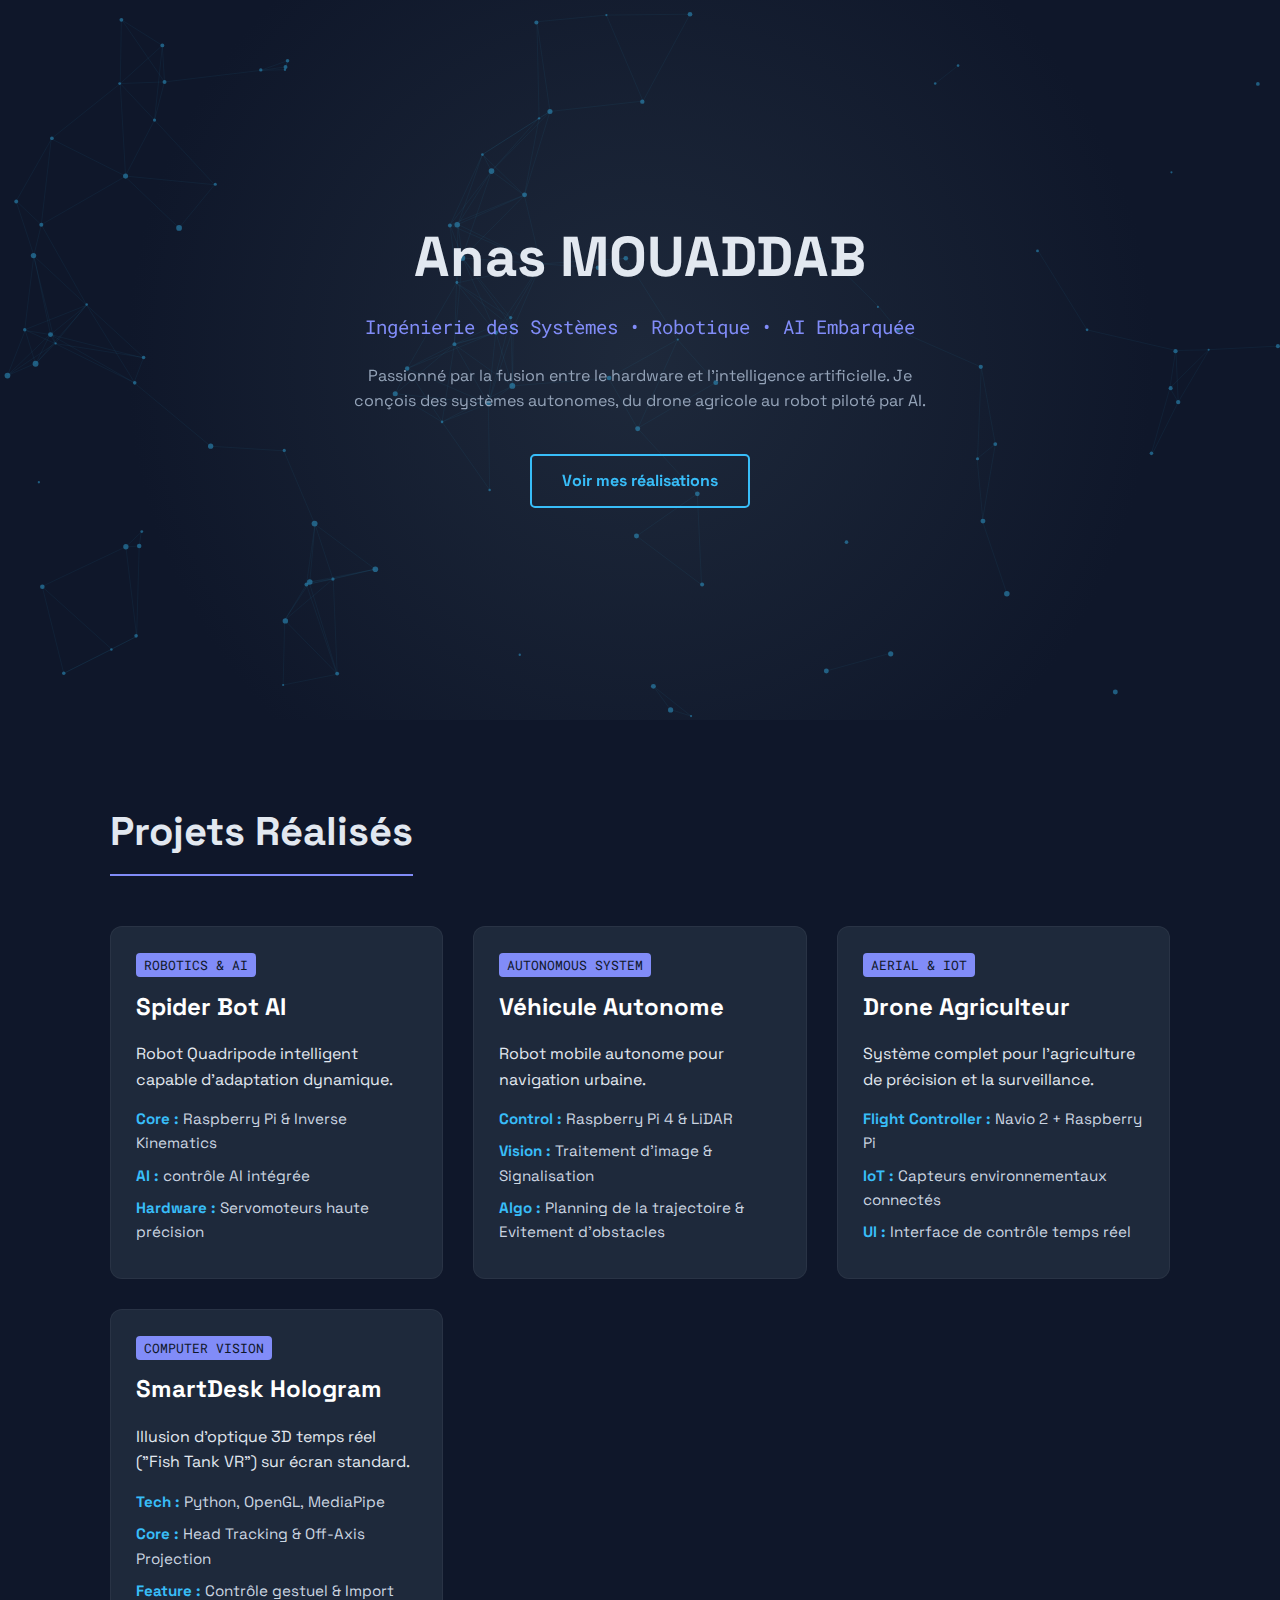
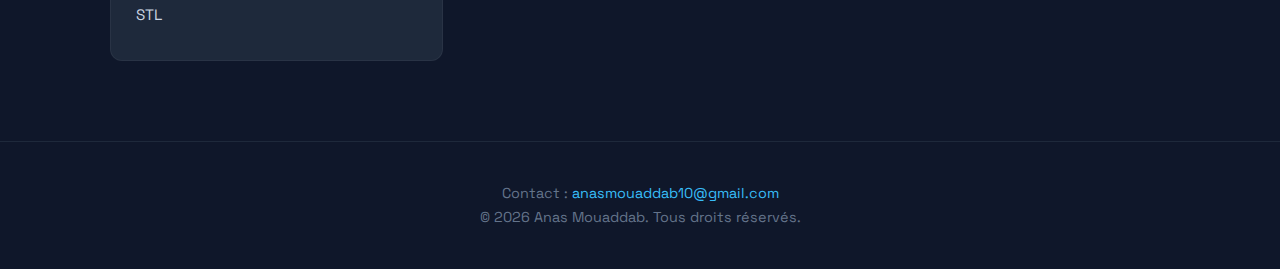
<file: index.html>
<!DOCTYPE html>
<html lang="fr">
<head>
    <meta charset="UTF-8">
    <meta name="viewport" content="width=device-width, initial-scale=1.0">
    <title>Portfolio | Anas MOUADDAB</title>
    <link rel="stylesheet" href="style.css">
    <link href="https://fonts.googleapis.com/css2?family=Roboto+Mono:wght@400;700&family=Space+Grotesk:wght@300;600&display=swap" rel="stylesheet">
</head>
<body>

    <header class="hero">
        <canvas id="neuro-canvas"></canvas>
        <div class="container">
            <h1>Anas MOUADDAB</span></h1>
            <p class="subtitle">Ingénierie des Systèmes • Robotique • AI Embarquée</p>
            <p class="bio">Passionné par la fusion entre le hardware et l'intelligence artificielle. Je conçois des systèmes autonomes, du drone agricole au robot piloté par AI.</p>
            <a href="#projets" class="btn">Voir mes réalisations</a>
        </div>
    </header>

    <section id="projets">
        <div class="container">
            <h2 class="section-title">Projets Réalisés</h2>
            
            <div class="projects-grid">

                <a href="spiderbot.html" style="text-decoration: none; color: inherit; display: block;">
                <div class="card">
                    <div class="card-header">
                        <span class="tag">Robotics & AI</span>
                        <h3>Spider Bot AI</h3>
                    </div>
                    <div class="card-body">
                        <p>Robot Quadripode intelligent capable d'adaptation dynamique.</p>
                        <ul>
                            <li><strong>Core :</strong> Raspberry Pi & Inverse Kinematics</li>
                            <li><strong>AI :</strong> contrôle AI intégrée</li>
                            <li><strong>Hardware :</strong> Servomoteurs haute précision</li>
                        </ul>
                    </div>
                </div>
                </a>

                <a href="vehicule.html" style="text-decoration: none; color: inherit; display: block;">
                <div class="card">
                    <div class="card-header">
                        <span class="tag">Autonomous System</span>
                        <h3>Véhicule Autonome</h3>
                    </div>
                    <div class="card-body">
                        <p>Robot mobile autonome pour navigation urbaine.</p>
                        <ul>
                            <li><strong>Control :</strong> Raspberry Pi 4 & LiDAR</li>
                            <li><strong>Vision :</strong> Traitement d'image & Signalisation</li>
                            <li><strong>Algo :</strong> Planning de la trajectoire & Evitement d'obstacles</li>
                        </ul>
                    </div>
                </div>
                </a>

                <a href="drone.html" style="text-decoration: none; color: inherit; display: block;">
                <div class="card">
                    <div class="card-header">
                        <span class="tag">Aerial & IoT</span>
                        <h3>Drone Agriculteur</h3>
                    </div>
                    <div class="card-body">
                        <p>Système complet pour l'agriculture de précision et la surveillance.</p>
                        <ul>
                            <li><strong>Flight Controller :</strong> Navio 2 + Raspberry Pi</li>
                            <li><strong>IoT :</strong> Capteurs environnementaux connectés</li>
                            <li><strong>UI :</strong> Interface de contrôle temps réel</li>
                        </ul>
                    </div>
                </div>
                </a>

                <a href="hologram.html" style="text-decoration: none; color: inherit; display: block;">
                    <div class="card">
                        <div class="card-header">
                            <span class="tag">Computer Vision</span>
                            <h3>SmartDesk Hologram</h3>
                        </div>
                        <div class="card-body">
                            <p>Illusion d'optique 3D temps réel ("Fish Tank VR") sur écran standard.</p>
                            <ul>
                                <li><strong>Tech :</strong> Python, OpenGL, MediaPipe</li>
                                <li><strong>Core :</strong> Head Tracking & Off-Axis Projection</li>
                                <li><strong>Feature :</strong> Contrôle gestuel & Import STL</li>
                            </ul>
                        </div>
                    </div>
                </a>

            </div>
        </div>
    </section>

    <footer>
        <div class="container">
            <p>Contact : <a href="mailto:anasmouaddab10@gmail.com">anasmouaddab10@gmail.com</a></p>
            <p class="copyright">&copy; 2026 Anas Mouaddab. Tous droits réservés.</p>
        </div>
    </footer>

    <script>
    // --- SCRIPT D'ANIMATION TYPE "CIRCUIT/NEURAL" ---
    const canvas = document.getElementById('neuro-canvas');
    const ctx = canvas.getContext('2d');
    
    // Configuration des couleurs (Ton Cyan #38bdf8)
    const particleColor = 'rgba(56, 189, 248, 0.7)'; 
    const lineColor = 'rgba(56, 189, 248, 0.2)'; // Les fils sont plus discrets

    let particlesArray;

    // Ajuster la taille du canvas à l'écran
    function setCanvasSize() {
        canvas.width = canvas.parentElement.offsetWidth;
        canvas.height = canvas.parentElement.offsetHeight;
    }
    window.addEventListener('resize', setCanvasSize);
    setCanvasSize();

    // Création des particules (les "Nœuds")
    class Particle {
        constructor() {
            this.x = Math.random() * canvas.width;
            this.y = Math.random() * canvas.height;
            this.size = Math.random() * 2 + 1; // Taille variable
            this.speedX = (Math.random() * 1.5) - 0.75; // Vitesse lente
            this.speedY = (Math.random() * 1.5) - 0.75;
        }
        update() {
            this.x += this.speedX;
            this.y += this.speedY;

            // Rebondir sur les bords (optionnel, ici on fait traverser)
            if (this.x > canvas.width) this.x = 0;
            if (this.x < 0) this.x = canvas.width;
            if (this.y > canvas.height) this.y = 0;
            if (this.y < 0) this.y = canvas.height;
        }
        draw() {
            ctx.fillStyle = particleColor;
            ctx.beginPath();
            ctx.arc(this.x, this.y, this.size, 0, Math.PI * 2);
            ctx.fill();
        }
    }

    function init() {
        particlesArray = [];
        // Nombre de particules selon la taille de l'écran (moins sur mobile)
        let numberOfParticles = (canvas.height * canvas.width) / 9000;
        for (let i = 0; i < numberOfParticles; i++) {
            particlesArray.push(new Particle());
        }
    }

    function animate() {
        ctx.clearRect(0, 0, canvas.width, canvas.height);
        
        for (let i = 0; i < particlesArray.length; i++) {
            particlesArray[i].update();
            particlesArray[i].draw();

            // Dessiner les "fils" entre les particules proches
            for (let j = i; j < particlesArray.length; j++) {
                const dx = particlesArray[i].x - particlesArray[j].x;
                const dy = particlesArray[i].y - particlesArray[j].y;
                const distance = Math.sqrt(dx * dx + dy * dy);

                if (distance < 100) { // Si proche, on connecte
                    ctx.beginPath();
                    ctx.strokeStyle = lineColor;
                    ctx.lineWidth = 0.5; // Fil fin
                    ctx.moveTo(particlesArray[i].x, particlesArray[i].y);
                    ctx.lineTo(particlesArray[j].x, particlesArray[j].y);
                    ctx.stroke();
                }
            }
        }
        requestAnimationFrame(animate);
    }

    init();
    animate();
</script>
</body>
</html>
</file>
<file: style.css>
:root {
    --bg-color: #0f172a; /* Bleu nuit très sombre */
    --card-bg: #1e293b;
    --text-color: #e2e8f0;
    --accent-color: #38bdf8; /* Cyan électrique */
    --secondary-accent: #818cf8; /* Violet */
}

* {
    box-sizing: border-box;
    margin: 0;
    padding: 0;
}

body {
    font-family: 'Space Grotesk', sans-serif;
    background-color: var(--bg-color);
    color: var(--text-color);
    line-height: 1.6;
}

.container {
    max-width: 1100px;
    margin: 0 auto;
    padding: 0 20px;
}

/* Hero Section */
.hero {
    height: 80vh;
    display: flex;
    align-items: center;
    justify-content: center;
    text-align: center;
    background: radial-gradient(circle at center, #1e293b 0%, #0f172a 70%);
}

h1 {
    font-size: 3.5rem;
    margin-bottom: 10px;
}

.accent {
    color: var(--accent-color);
    text-shadow: 0 0 15px rgba(56, 189, 248, 0.5);
}

.subtitle {
    font-family: 'Roboto Mono', monospace;
    color: var(--secondary-accent);
    font-size: 1.2rem;
    margin-bottom: 20px;
}

.bio {
    max-width: 600px;
    margin: 0 auto 40px auto;
    color: #94a3b8;
}

.btn {
    display: inline-block;
    padding: 12px 30px;
    background: transparent;
    border: 2px solid var(--accent-color);
    color: var(--accent-color);
    text-decoration: none;
    font-weight: bold;
    transition: 0.3s;
    border-radius: 5px;
}

.btn:hover {
    background: var(--accent-color);
    color: var(--bg-color);
    box-shadow: 0 0 20px rgba(56, 189, 248, 0.4);
}

/* Projets Section */
#projets {
    padding: 80px 0;
}

.section-title {
    font-size: 2.5rem;
    margin-bottom: 50px;
    text-align: center;
    border-bottom: 2px solid var(--secondary-accent);
    display: inline-block;
    padding-bottom: 10px;
}

.projects-grid {
    display: grid;
    grid-template-columns: repeat(auto-fit, minmax(300px, 1fr));
    gap: 30px;
}

.card {
    background: var(--card-bg);
    border-radius: 12px;
    padding: 25px;
    transition: transform 0.3s ease, box-shadow 0.3s ease;
    border: 1px solid rgba(255, 255, 255, 0.05);
}

.card:hover {
    transform: translateY(-10px);
    box-shadow: 0 10px 30px rgba(0, 0, 0, 0.5);
    border-color: var(--accent-color);
}

.card-header {
    margin-bottom: 15px;
}

.tag {
    font-family: 'Roboto Mono', monospace;
    font-size: 0.8rem;
    color: var(--bg-color);
    background: var(--secondary-accent);
    padding: 4px 8px;
    border-radius: 4px;
    text-transform: uppercase;
}

.card h3 {
    margin-top: 10px;
    font-size: 1.5rem;
    color: #fff;
}

.card-body ul {
    list-style: none;
    margin-top: 15px;
}

.card-body li {
    margin-bottom: 8px;
    font-size: 0.95rem;
    color: #cbd5e1;
}

.card-body li strong {
    color: var(--accent-color);
}

footer {
    text-align: center;
    padding: 40px 0;
    font-size: 0.9rem;
    color: #64748b;
    border-top: 1px solid #1e293b;
}

footer a {
    color: var(--accent-color);
    text-decoration: none;
}

/* Configuration du Header pour accepter le canvas */
.hero, .project-hero {
    position: relative; /* Important pour que le canvas se positionne par rapport au header */
    overflow: hidden;   /* Pour ne pas que ça dépasse */
    z-index: 1;         /* Le header est la base */
}

/* Le style du fond animé */
#neuro-canvas {
    position: absolute;
    top: 0;
    left: 0;
    width: 100%;
    height: 100%;
    z-index: -1; /* On le met DERRIÈRE le texte */
    opacity: 0.6; /* Un peu de transparence pour rester subtil */
    pointer-events: none; /* Pour qu'on puisse cliquer sur les boutons à travers */
}

/* On s'assure que le texte reste bien lisible au-dessus */
.container {
    position: relative;
    z-index: 2;
}
</file>
